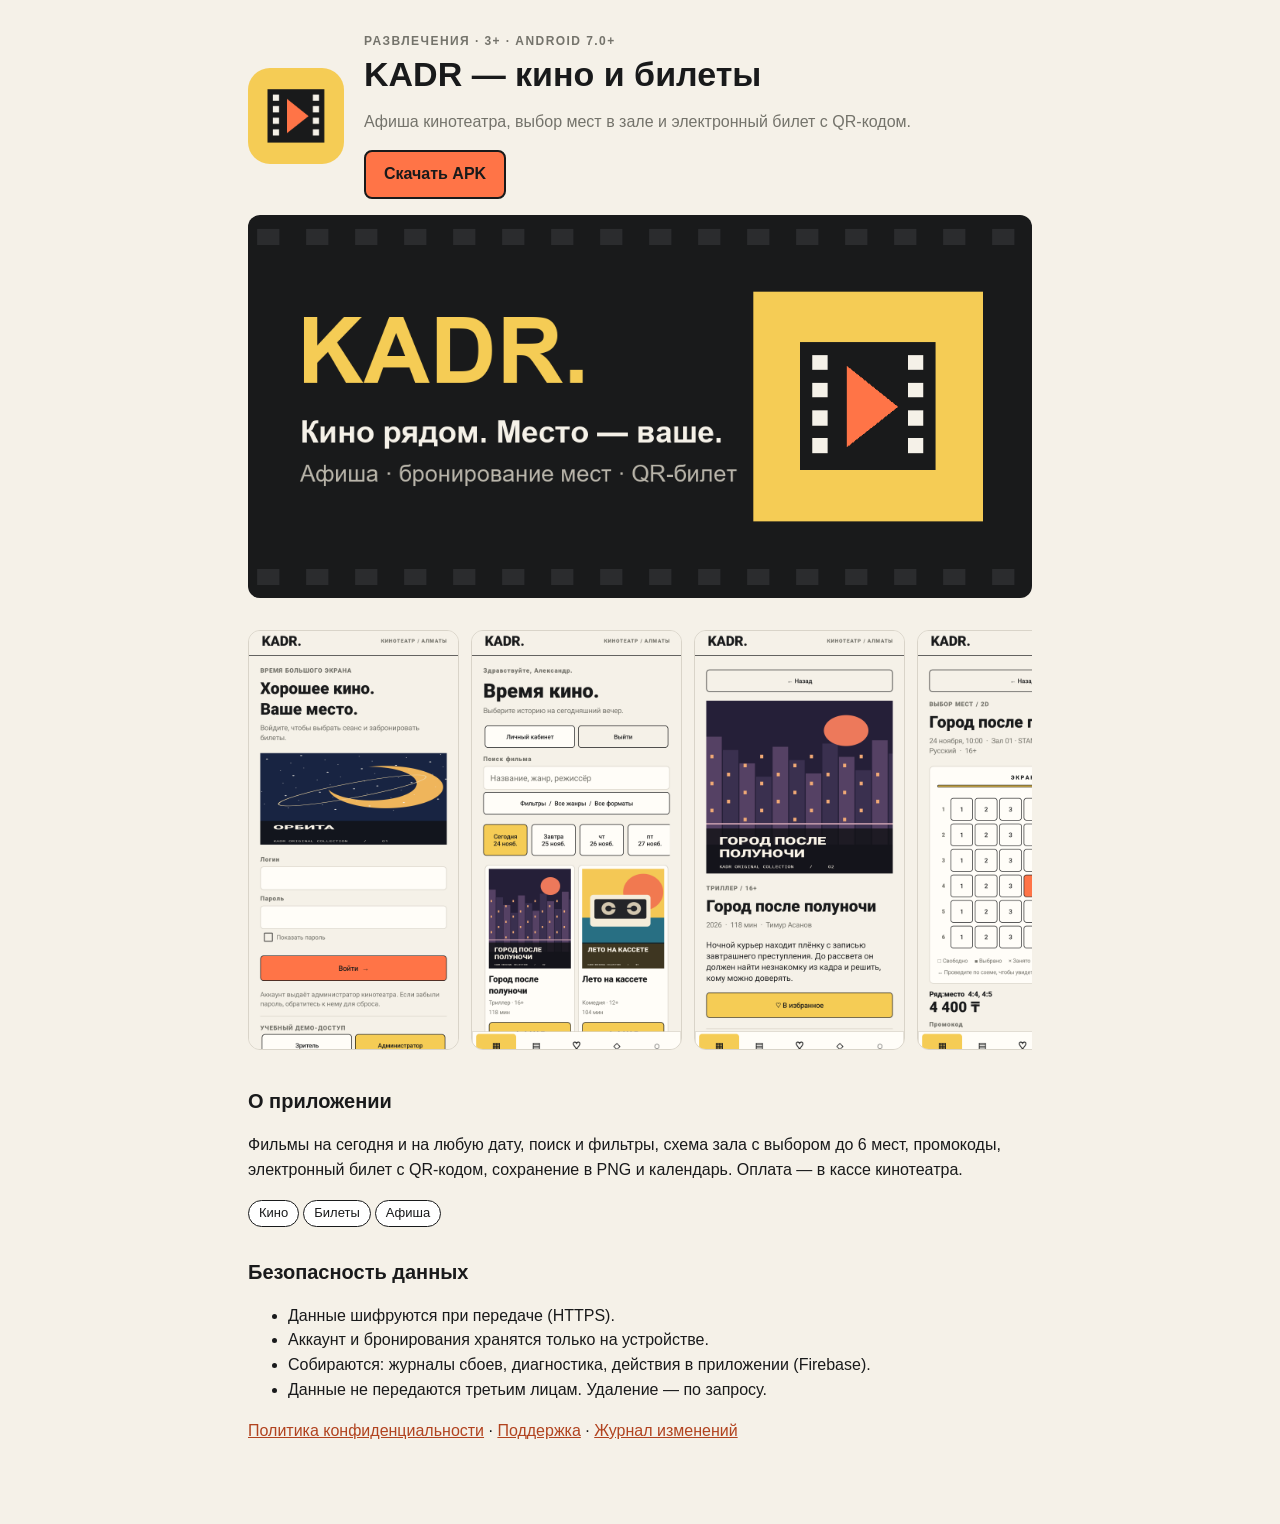
<file: site/index.html>
<!doctype html>
<html lang="ru">
<head>
<meta charset="utf-8">
<meta name="viewport" content="width=device-width, initial-scale=1">
<title>KADR — кино и билеты</title>
<link rel="stylesheet" href="style.css">
</head>
<body>
<main>
<div class="hero">
  <img src="store/icon-512.png" alt="Значок KADR">
  <div>
    <p class="eyebrow">Развлечения · 3+ · Android 7.0+</p>
    <h1>KADR — кино и билеты</h1>
    <p class="muted">Афиша кинотеатра, выбор мест в зале и электронный билет с QR-кодом.</p>
    <a class="btn" href="https://github.com/philotiona/KADR/releases/latest">Скачать APK</a>
  </div>
</div>
<img class="feature" src="store/feature-graphic-1024x500.png" alt="KADR feature graphic">
<div class="shots">
  <img src="store/phone-1.png" alt="Вход"><img src="store/phone-2.png" alt="Афиша">
  <img src="store/phone-3.png" alt="Фильм"><img src="store/phone-4.png" alt="Выбор мест">
  <img src="store/phone-5.png" alt="Билет">
</div>
<h2>О приложении</h2>
<p>Фильмы на сегодня и на любую дату, поиск и фильтры, схема зала с выбором до 6 мест, промокоды,
электронный билет с QR-кодом, сохранение в PNG и календарь. Оплата — в кассе кинотеатра.</p>
<p class="chips"><span>Кино</span><span>Билеты</span><span>Афиша</span></p>
<h2>Безопасность данных</h2>
<ul>
<li>Данные шифруются при передаче (HTTPS).</li>
<li>Аккаунт и бронирования хранятся только на устройстве.</li>
<li>Собираются: журналы сбоев, диагностика, действия в приложении (Firebase).</li>
<li>Данные не передаются третьим лицам. Удаление — по запросу.</li>
</ul>
<p><a href="privacy-policy.html">Политика конфиденциальности</a> ·
<a href="https://github.com/philotiona/KADR/issues/new/choose">Поддержка</a> ·
<a href="https://github.com/philotiona/KADR/blob/main/CHANGELOG.md">Журнал изменений</a></p>
</main>
</body>
</html>
</file>
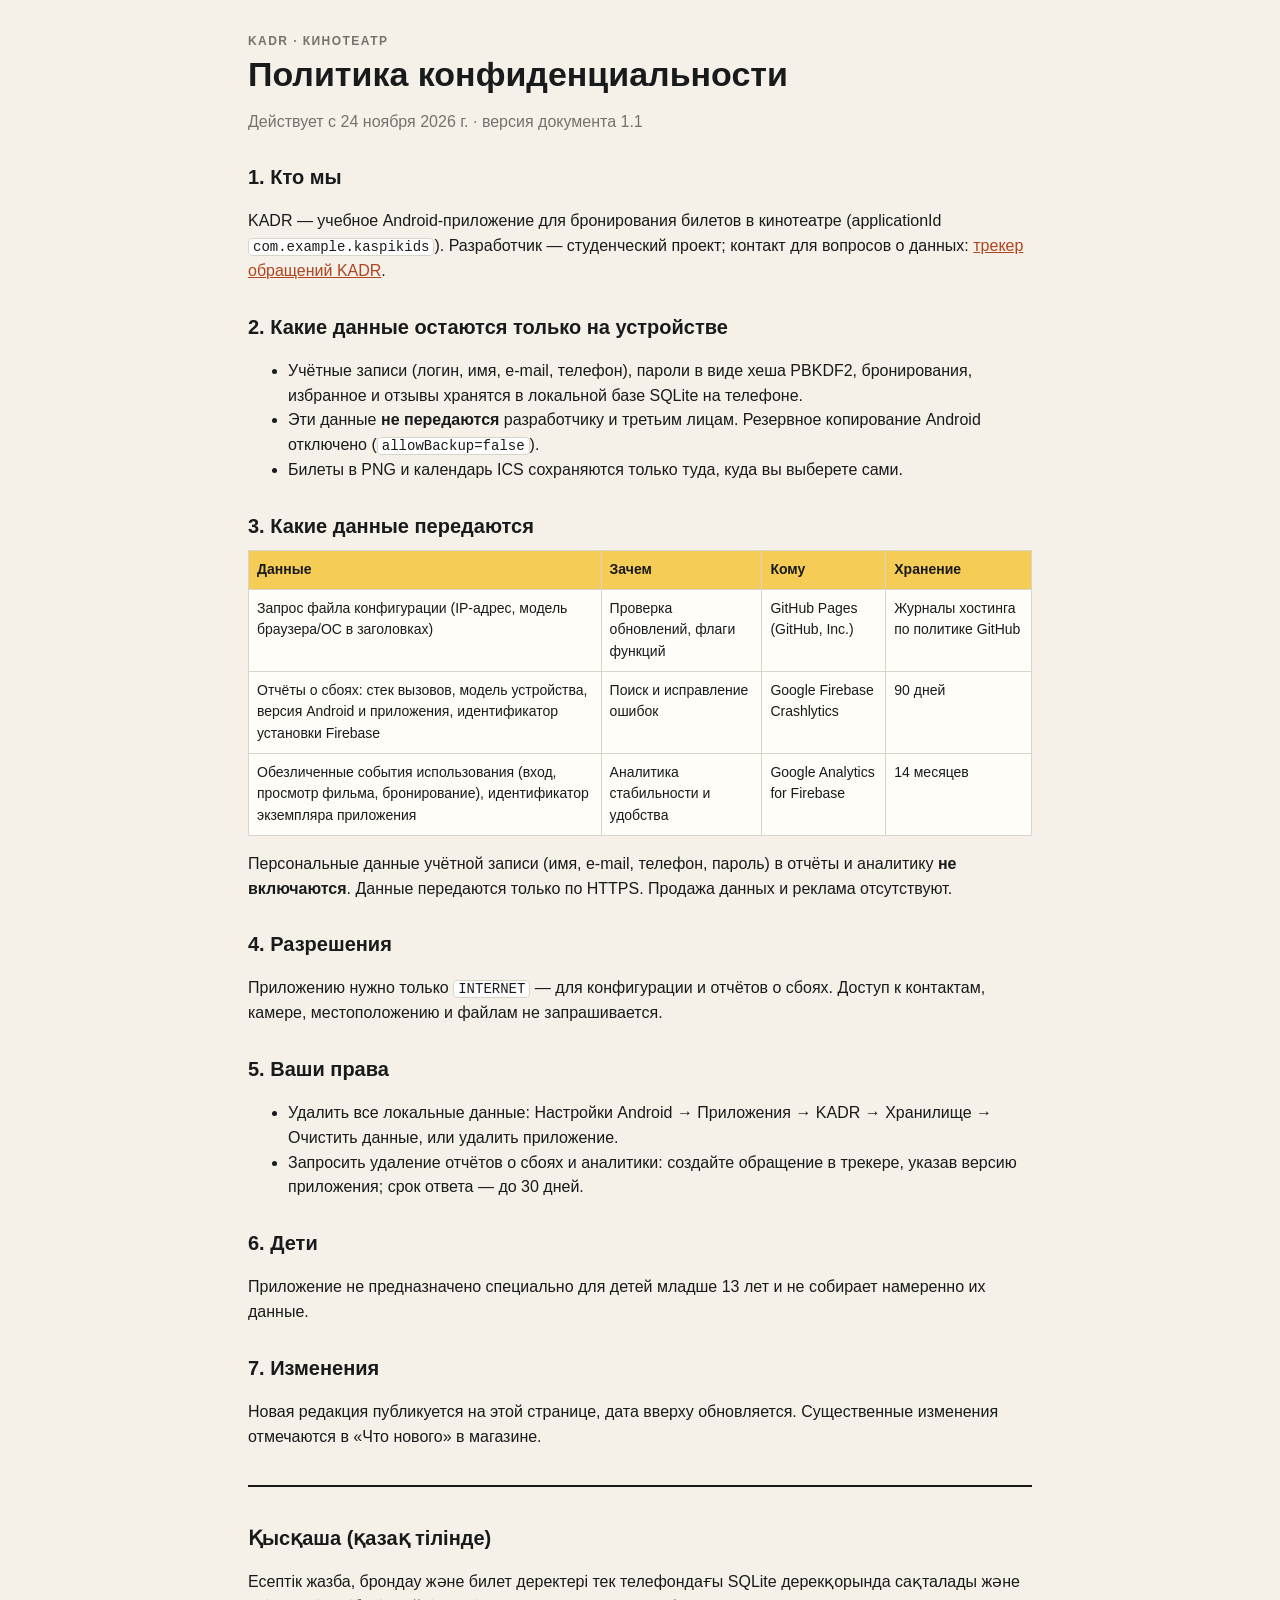
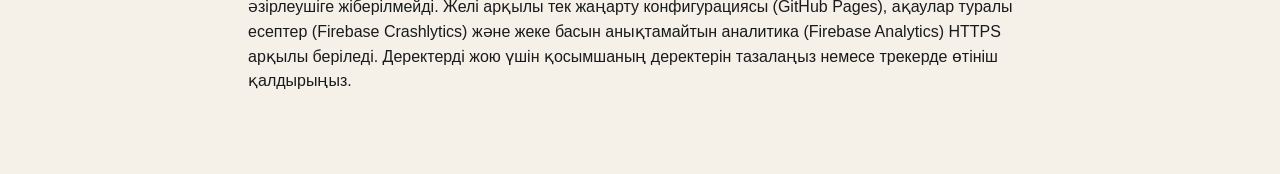
<file: site/privacy-policy.html>
<!doctype html>
<html lang="ru">
<head>
<meta charset="utf-8">
<meta name="viewport" content="width=device-width, initial-scale=1">
<title>KADR — Политика конфиденциальности</title>
<link rel="stylesheet" href="style.css">
</head>
<body>
<main>
<p class="eyebrow">KADR · Кинотеатр</p>
<h1>Политика конфиденциальности</h1>
<p class="muted">Действует с 24 ноября 2026 г. · версия документа 1.1</p>

<h2>1. Кто мы</h2>
<p>KADR — учебное Android-приложение для бронирования билетов в кинотеатре (applicationId <code>com.example.kaspikids</code>).
Разработчик — студенческий проект; контакт для вопросов о данных: <a href="https://github.com/philotiona/KADR/issues/new/choose">трекер обращений KADR</a>.</p>

<h2>2. Какие данные остаются только на устройстве</h2>
<ul>
<li>Учётные записи (логин, имя, e-mail, телефон), пароли в виде хеша PBKDF2, бронирования, избранное и отзывы хранятся в локальной базе SQLite на телефоне.</li>
<li>Эти данные <b>не передаются</b> разработчику и третьим лицам. Резервное копирование Android отключено (<code>allowBackup=false</code>).</li>
<li>Билеты в PNG и календарь ICS сохраняются только туда, куда вы выберете сами.</li>
</ul>

<h2>3. Какие данные передаются</h2>
<table>
<tr><th>Данные</th><th>Зачем</th><th>Кому</th><th>Хранение</th></tr>
<tr><td>Запрос файла конфигурации (IP-адрес, модель браузера/ОС в заголовках)</td><td>Проверка обновлений, флаги функций</td><td>GitHub Pages (GitHub, Inc.)</td><td>Журналы хостинга по политике GitHub</td></tr>
<tr><td>Отчёты о сбоях: стек вызовов, модель устройства, версия Android и приложения, идентификатор установки Firebase</td><td>Поиск и исправление ошибок</td><td>Google Firebase Crashlytics</td><td>90 дней</td></tr>
<tr><td>Обезличенные события использования (вход, просмотр фильма, бронирование), идентификатор экземпляра приложения</td><td>Аналитика стабильности и удобства</td><td>Google Analytics for Firebase</td><td>14 месяцев</td></tr>
</table>
<p>Персональные данные учётной записи (имя, e-mail, телефон, пароль) в отчёты и аналитику <b>не включаются</b>. Данные передаются только по HTTPS. Продажа данных и реклама отсутствуют.</p>

<h2>4. Разрешения</h2>
<p>Приложению нужно только <code>INTERNET</code> — для конфигурации и отчётов о сбоях. Доступ к контактам, камере, местоположению и файлам не запрашивается.</p>

<h2>5. Ваши права</h2>
<ul>
<li>Удалить все локальные данные: Настройки Android → Приложения → KADR → Хранилище → Очистить данные, или удалить приложение.</li>
<li>Запросить удаление отчётов о сбоях и аналитики: создайте обращение в трекере, указав версию приложения; срок ответа — до 30 дней.</li>
</ul>

<h2>6. Дети</h2>
<p>Приложение не предназначено специально для детей младше 13 лет и не собирает намеренно их данные.</p>

<h2>7. Изменения</h2>
<p>Новая редакция публикуется на этой странице, дата вверху обновляется. Существенные изменения отмечаются в «Что нового» в магазине.</p>

<hr>
<h2>Қысқаша (қазақ тілінде)</h2>
<p>Есептік жазба, брондау және билет деректері тек телефондағы SQLite дерекқорында сақталады және әзірлеушіге жіберілмейді.
Желі арқылы тек жаңарту конфигурациясы (GitHub Pages), ақаулар туралы есептер (Firebase Crashlytics) және жеке басын анықтамайтын аналитика (Firebase Analytics) HTTPS арқылы беріледі.
Деректерді жою үшін қосымшаның деректерін тазалаңыз немесе трекерде өтініш қалдырыңыз.</p>
</main>
</body>
</html>
</file>
<file: site/style.css>
:root { --paper:#F5F1E8; --ink:#191A1B; --muted:#74736B; --accent:#FF7447; --yellow:#F5CC55; --line:#D9D4C9; }
* { box-sizing: border-box; }
body { margin:0; background:var(--paper); color:var(--ink); font:16px/1.55 -apple-system, "Segoe UI", Roboto, Arial, sans-serif; }
main { max-width: 820px; margin: 0 auto; padding: 32px 18px 64px; }
h1 { font-size: 34px; line-height:1.15; margin: 4px 0 6px; }
h2 { font-size: 20px; margin: 28px 0 8px; }
.eyebrow { letter-spacing:.12em; text-transform:uppercase; font-weight:700; font-size:12px; color:var(--muted); margin:0; }
.muted { color: var(--muted); }
code { background:#fff; border:1px solid var(--line); border-radius:4px; padding:0 4px; font-size:14px; }
table { width:100%; border-collapse: collapse; background:#fffdf8; font-size:14px; }
th, td { border:1px solid var(--line); padding:8px; text-align:left; vertical-align: top; }
th { background: var(--yellow); }
a { color:#B1431F; }
hr { border:0; border-top:2px solid var(--ink); margin:36px 0; }
.hero { display:flex; gap:20px; align-items:center; flex-wrap:wrap; }
.hero img { width:96px; height:96px; border-radius:22px; }
.btn { display:inline-block; background:var(--accent); color:var(--ink); border:2px solid var(--ink); border-radius:8px; padding:10px 18px; font-weight:700; text-decoration:none; }
.shots { display:flex; gap:12px; overflow-x:auto; padding:8px 0; }
.shots img { height:420px; border:1px solid var(--line); border-radius:12px; }
.feature { width:100%; border-radius:12px; margin:16px 0; }
.chips span { display:inline-block; border:1px solid var(--ink); border-radius:20px; padding:2px 10px; margin:2px 4px 2px 0; font-size:13px; background:#fff; }
</file>
